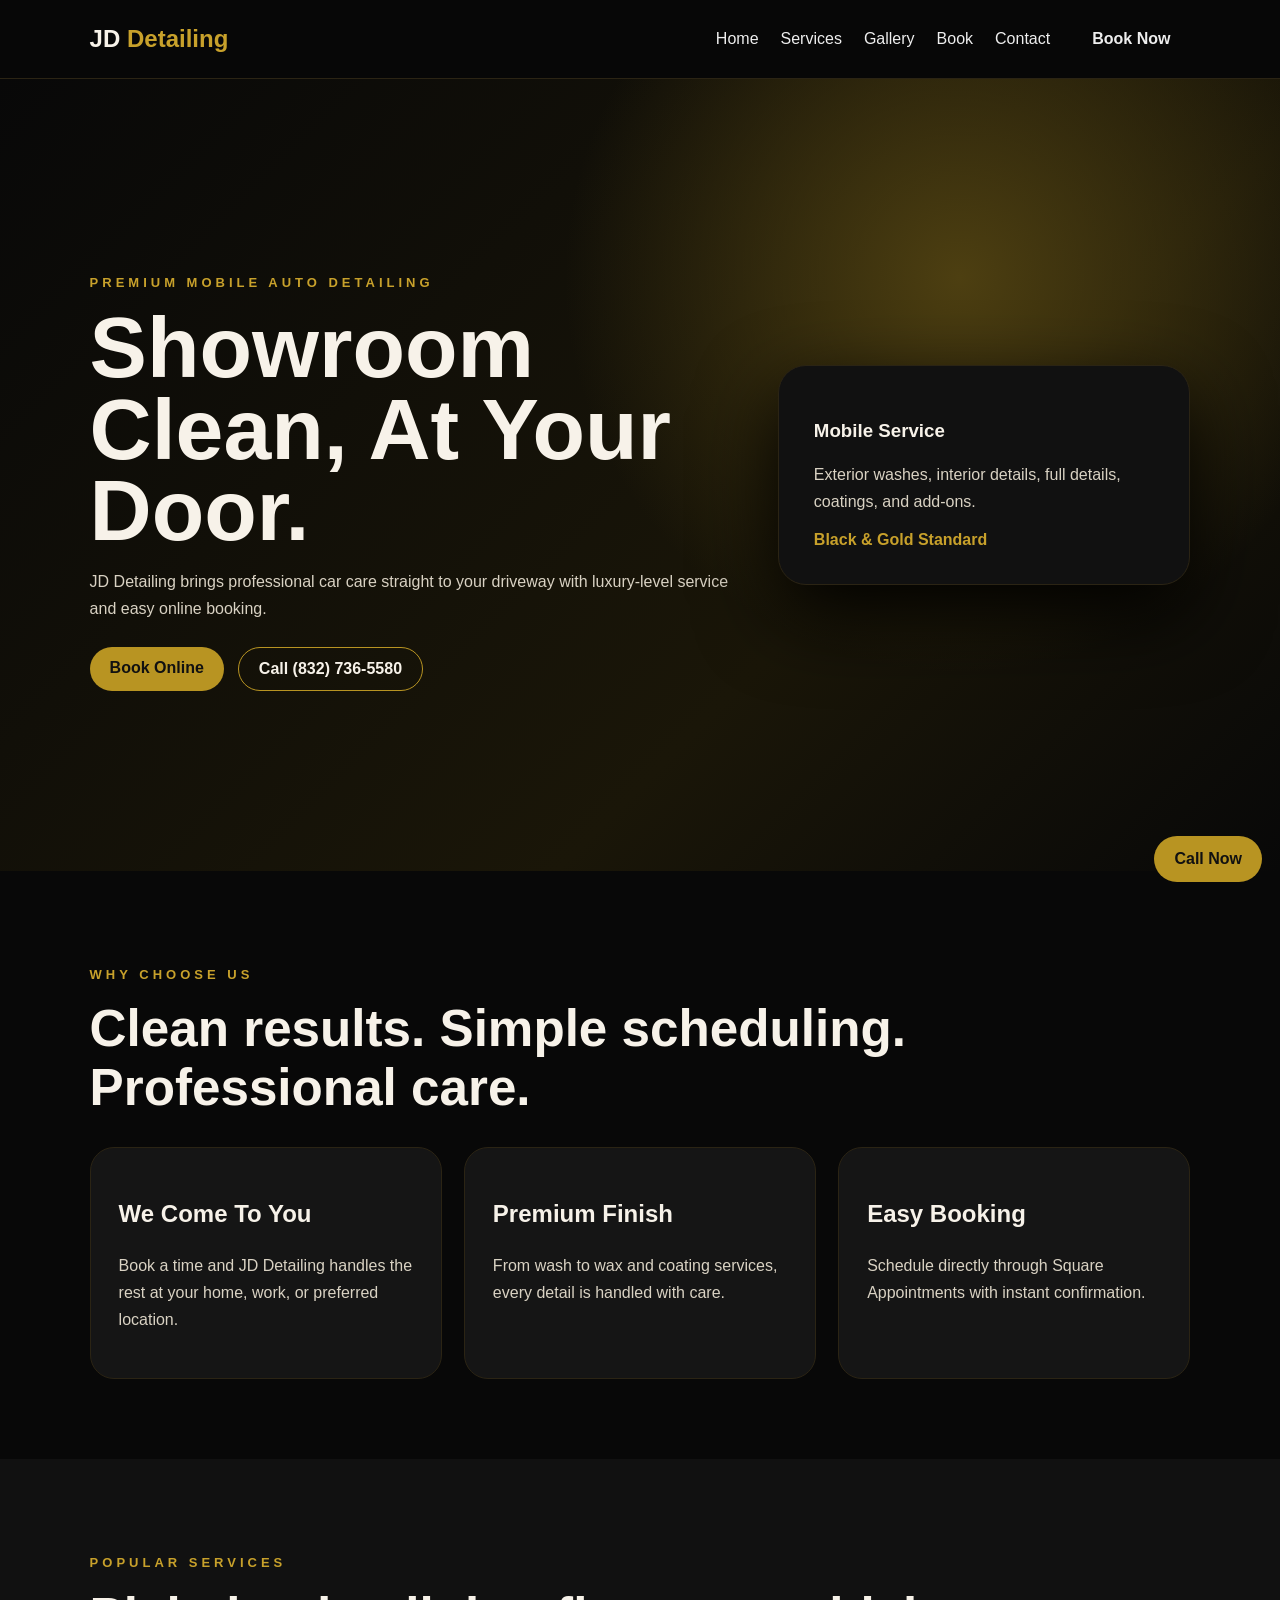
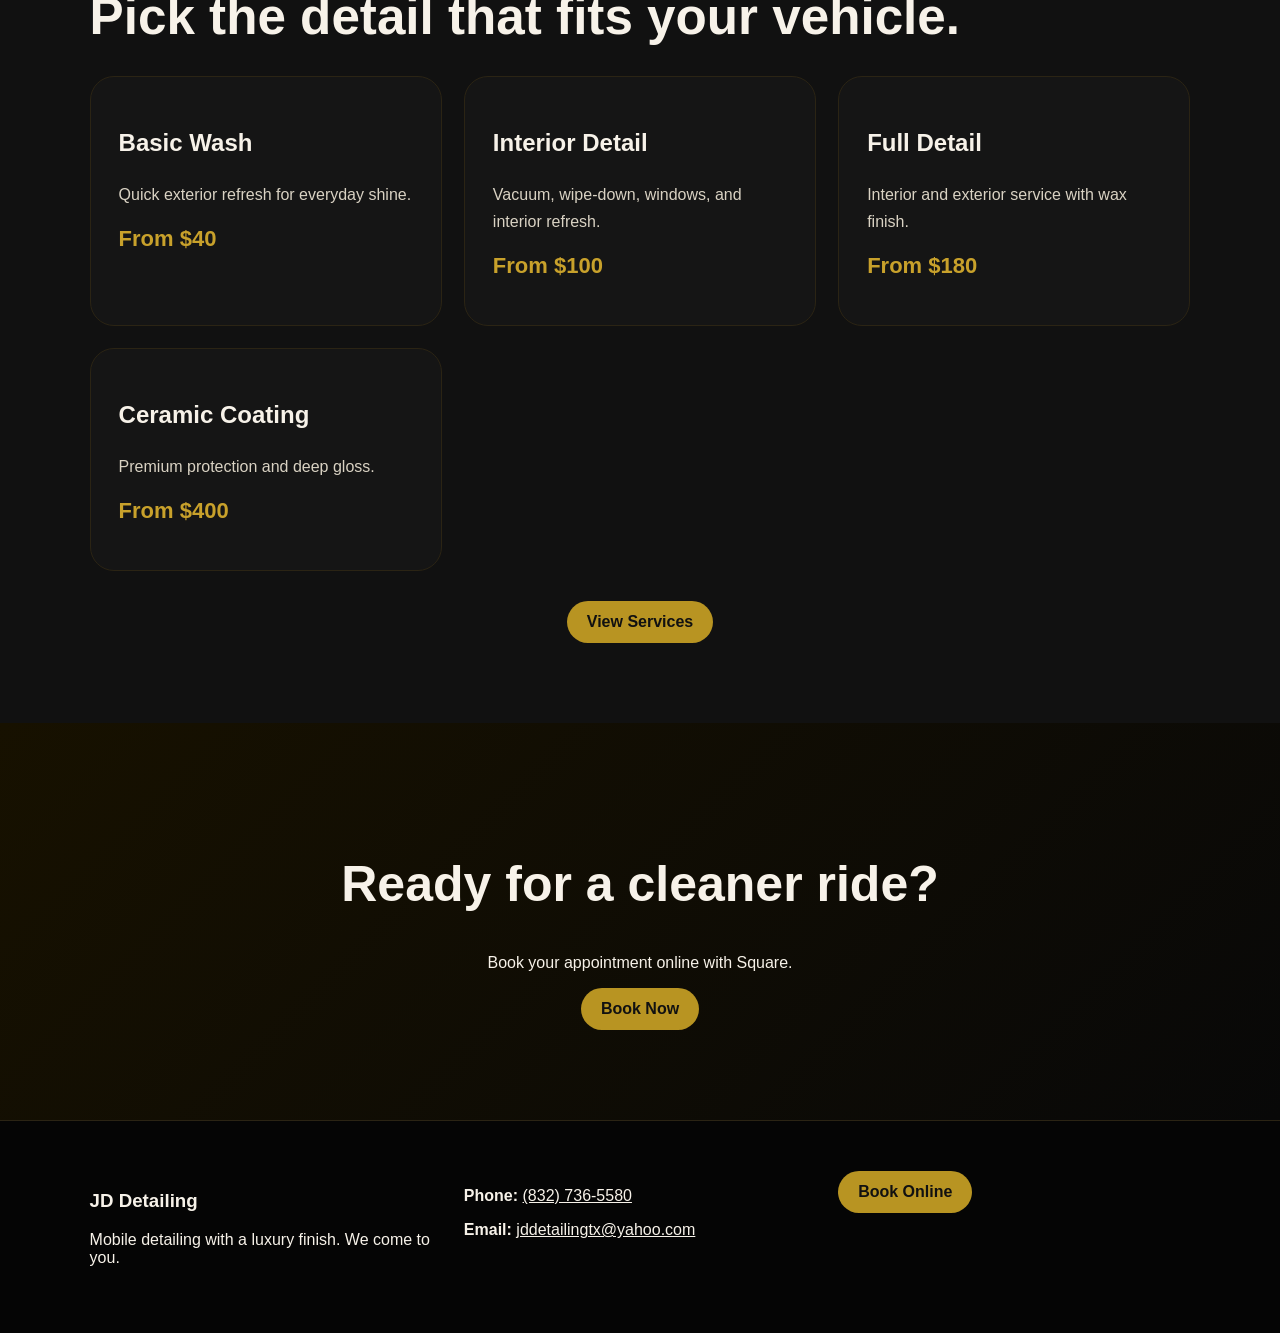
<file: index.html>
<!DOCTYPE html><html lang="en"><head><meta charset="UTF-8"><meta name="viewport" content="width=device-width, initial-scale=1.0"><title>JD Detailing | Mobile Auto Detailing</title><meta name="description" content="JD Detailing provides mobile car detailing with premium service, convenient booking, and professional care."><link rel="stylesheet" href="css/style.css"><script defer src="js/main.js"></script></head><body><header class="nav"><a class="brand" href="index.html">JD <span>Detailing</span></a><button class="menu" aria-label="Open menu">☰</button><nav><a href="index.html">Home</a><a href="services.html">Services</a><a href="gallery.html">Gallery</a><a href="booking.html">Book</a><a href="contact.html">Contact</a><a class="nav-cta" href="booking.html#square-booking">Book Now</a></nav></header><main><section class="hero"><div class="hero-copy"><p class="eyebrow">Premium Mobile Auto Detailing</p><h1>Showroom Clean, At Your Door.</h1><p>JD Detailing brings professional car care straight to your driveway with luxury-level service and easy online booking.</p><div class="actions"><a class="btn gold" href="booking.html#square-booking">Book Online</a><a class="btn outline" href="tel:18327365580">Call (832) 736-5580</a></div></div><div class="hero-card"><h3>Mobile Service</h3><p>Exterior washes, interior details, full details, coatings, and add-ons.</p><span>Black & Gold Standard</span></div></section><section class="section"><p class="eyebrow">Why choose us</p><h2>Clean results. Simple scheduling. Professional care.</h2><div class="grid three"><article><h3>We Come To You</h3><p>Book a time and JD Detailing handles the rest at your home, work, or preferred location.</p></article><article><h3>Premium Finish</h3><p>From wash to wax and coating services, every detail is handled with care.</p></article><article><h3>Easy Booking</h3><p>Schedule directly through Square Appointments with instant confirmation.</p></article></div></section><section class="section dark"><p class="eyebrow">Popular services</p><h2>Pick the detail that fits your vehicle.</h2><div class="grid cards"><article><h3>Basic Wash</h3><p>Quick exterior refresh for everyday shine.</p><strong>From $40</strong></article><article><h3>Interior Detail</h3><p>Vacuum, wipe-down, windows, and interior refresh.</p><strong>From $100</strong></article><article><h3>Full Detail</h3><p>Interior and exterior service with wax finish.</p><strong>From $180</strong></article><article><h3>Ceramic Coating</h3><p>Premium protection and deep gloss.</p><strong>From $400</strong></article></div><a class="btn gold center" href="services.html">View Services</a></section><section class="cta"><h2>Ready for a cleaner ride?</h2><p>Book your appointment online with Square.</p><a class="btn gold" href="booking.html#square-booking">Book Now</a></section></main><a class="float-call" href="tel:18327365580">Call Now</a><footer><div><h3>JD Detailing</h3><p>Mobile detailing with a luxury finish. We come to you.</p></div><div><p><strong>Phone:</strong> <a href="tel:18327365580">(832) 736-5580</a></p><p><strong>Email:</strong> <a href="mailto:jddetailingtx@yahoo.com">jddetailingtx@yahoo.com</a></p></div><div><a href="booking.html#square-booking" class="btn gold">Book Online</a></div></footer></body></html>
</file>
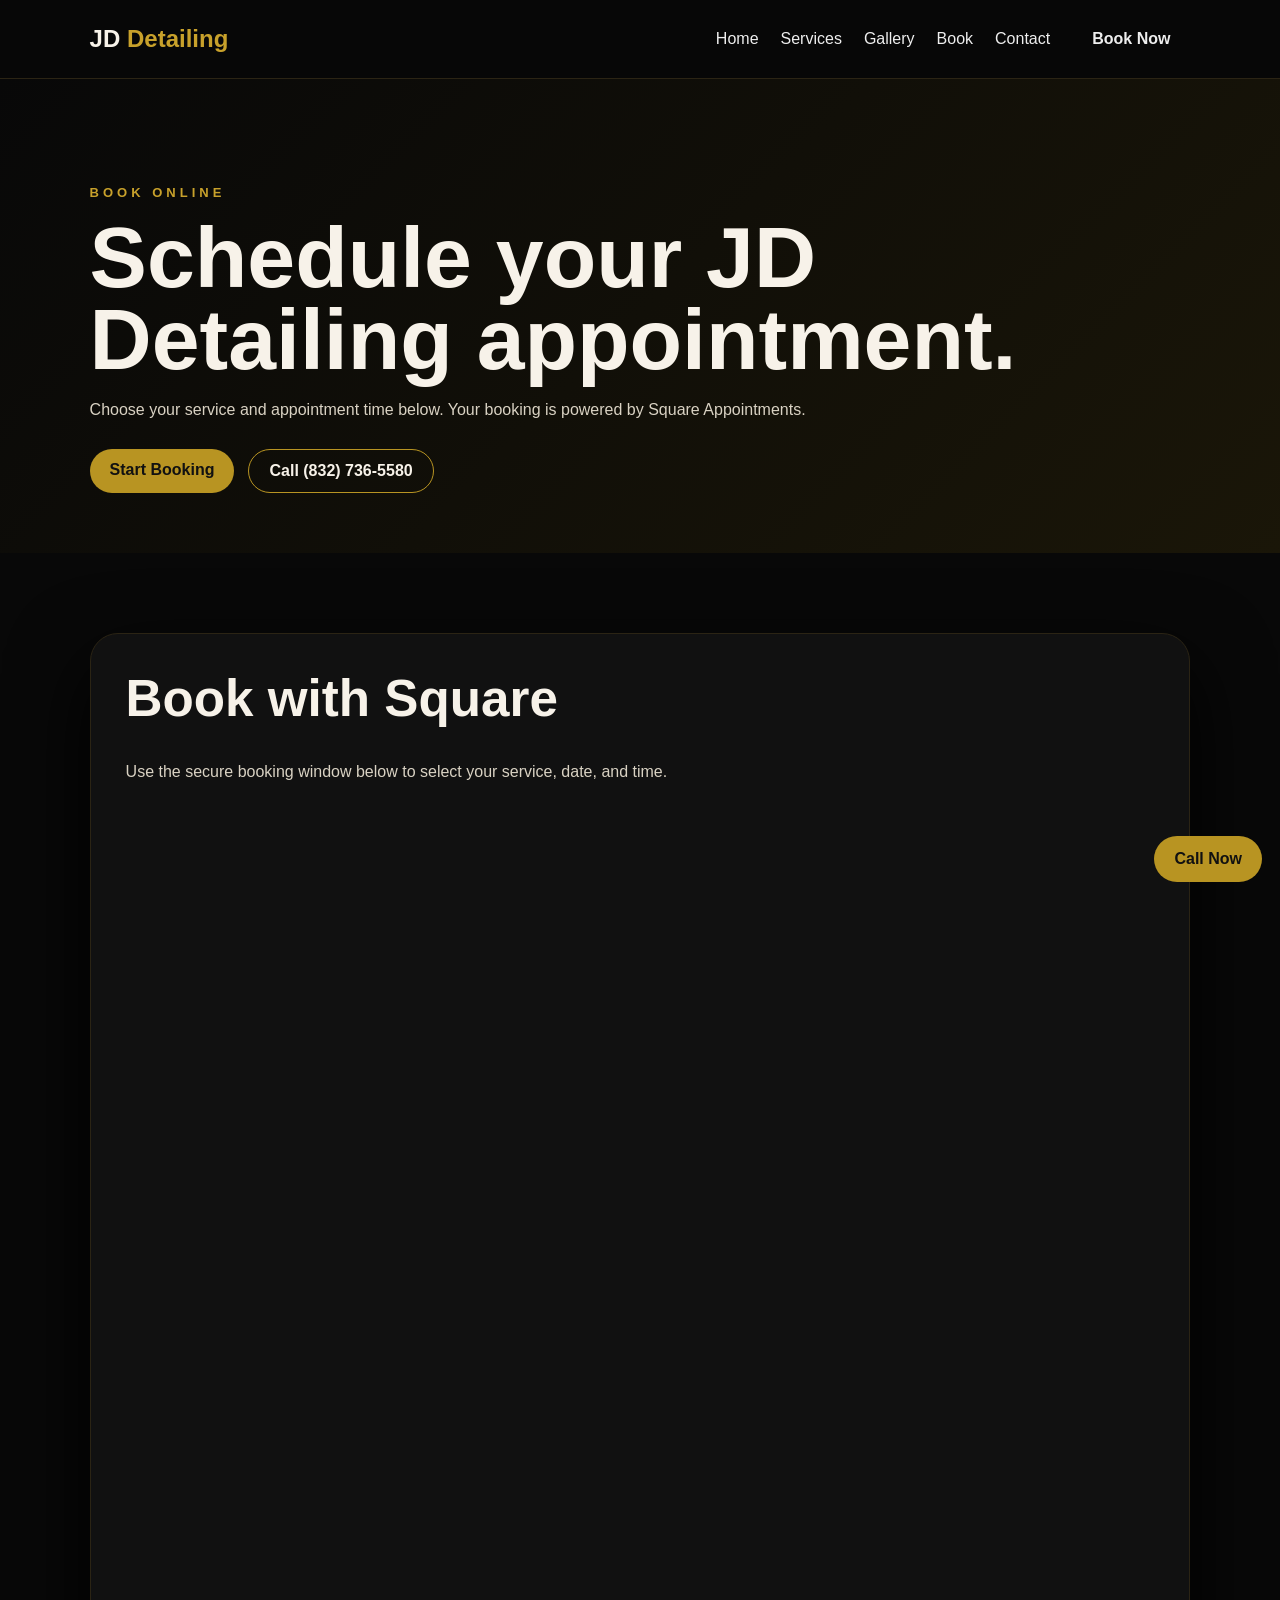
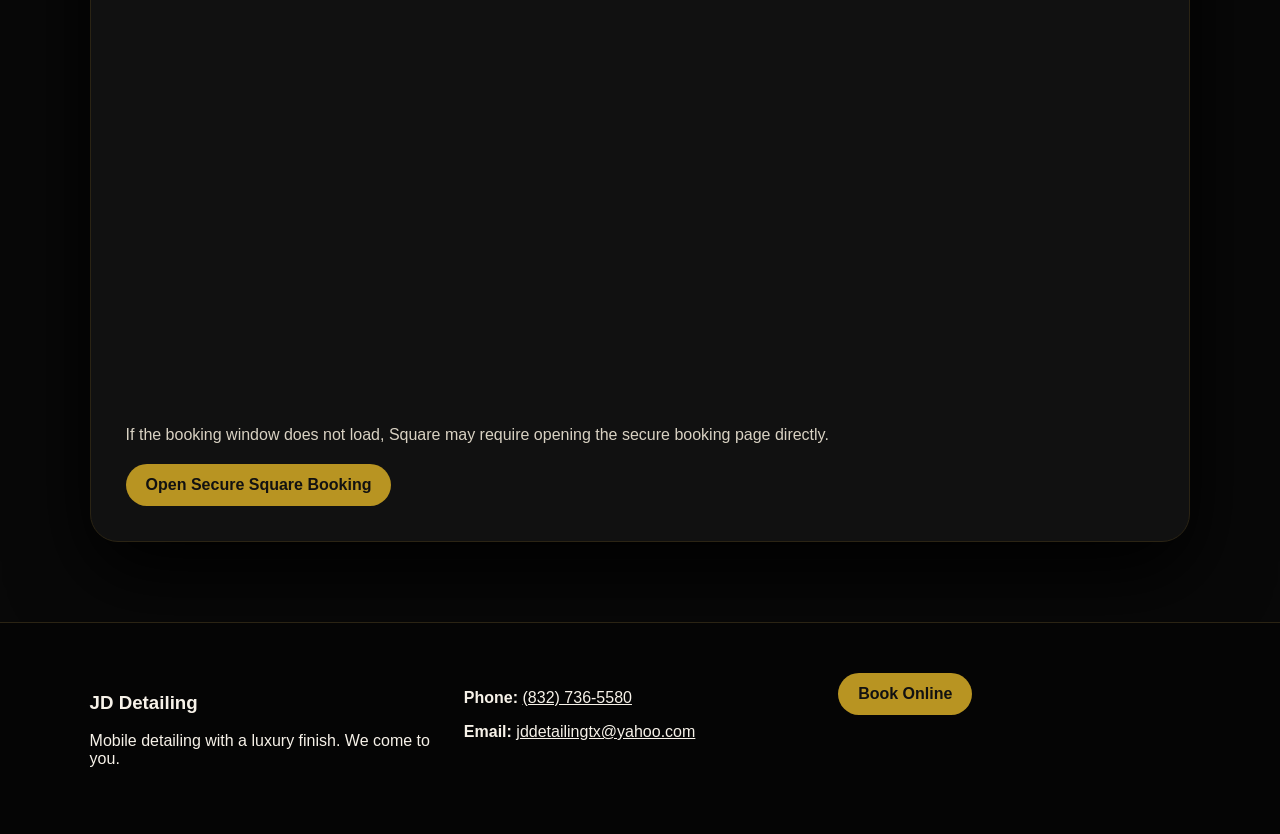
<file: booking.html>
<!DOCTYPE html>
<html lang="en">
<head>
  <meta charset="UTF-8">
  <meta name="viewport" content="width=device-width, initial-scale=1.0">
  <title>Book Online | JD Detailing</title>
  <meta name="description" content="Book JD Detailing online with Square Appointments without leaving jddetailing.biz.">
  <link rel="stylesheet" href="css/style.css">
  <script defer src="js/main.js"></script>
</head>
<body>
<header class="nav">
  <a class="brand" href="index.html">JD <span>Detailing</span></a>
  <button class="menu" aria-label="Open menu">☰</button>
  <nav>
    <a href="index.html">Home</a>
    <a href="services.html">Services</a>
    <a href="gallery.html">Gallery</a>
    <a href="booking.html">Book</a>
    <a href="contact.html">Contact</a>
    <a class="nav-cta" href="booking.html#square-booking">Book Now</a>
  </nav>
</header>

<main>
  <section class="page-hero">
    <p class="eyebrow">Book Online</p>
    <h1>Schedule your JD Detailing appointment.</h1>
    <p>Choose your service and appointment time below. Your booking is powered by Square Appointments.</p>
    <div class="actions">
      <a class="btn gold" href="#square-booking">Start Booking</a>
      <a class="btn outline" href="tel:18327365580">Call (832) 736-5580</a>
    </div>
  </section>

  <section class="section" id="square-booking">
    <div class="booking-box embedded-booking">
      <h2>Book with Square</h2>
      <p>Use the secure booking window below to select your service, date, and time.</p>
      <div class="square-frame-wrap">
        <iframe
          class="square-frame"
          src="https://app.squareup.com/appointments/book/g1cyfay6eoi286/L6CY3M89W4GS8/start"
          title="JD Detailing Square Appointments Booking"
          loading="lazy"
          referrerpolicy="no-referrer-when-downgrade"
          style="width:100%; height:1200px; border:none;">
        </iframe>
      </div>
      <p class="small-note">If the booking window does not load, Square may require opening the secure booking page directly.</p>
      <a class="btn gold" target="_blank" rel="noopener" href="https://app.squareup.com/appointments/book/g1cyfay6eoi286/L6CY3M89W4GS8/start">Open Secure Square Booking</a>
    </div>
  </section>
</main>

<a class="float-call" href="tel:18327365580">Call Now</a>
<footer>
  <div><h3>JD Detailing</h3><p>Mobile detailing with a luxury finish. We come to you.</p></div>
  <div><p><strong>Phone:</strong> <a href="tel:18327365580">(832) 736-5580</a></p><p><strong>Email:</strong> <a href="mailto:jddetailingtx@yahoo.com">jddetailingtx@yahoo.com</a></p></div>
  <div><a href="booking.html#square-booking" class="btn gold">Book Online</a></div>
</footer>
</body>
</html>
</file>
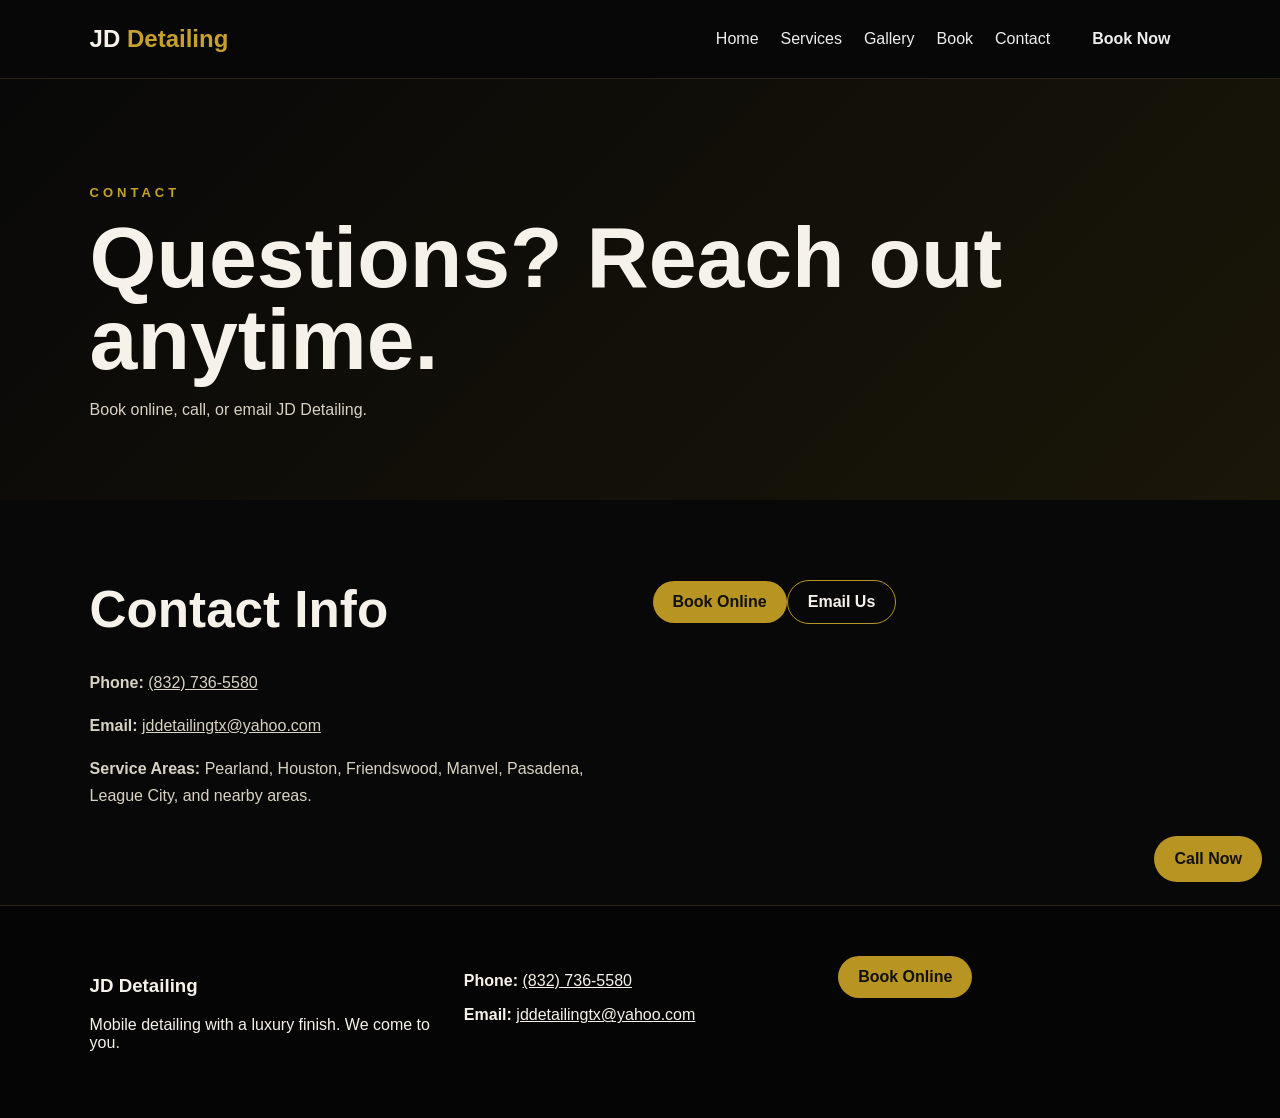
<file: contact.html>
<!DOCTYPE html><html lang="en"><head><meta charset="UTF-8"><meta name="viewport" content="width=device-width, initial-scale=1.0"><title>Contact | JD Detailing</title><meta name="description" content="JD Detailing provides mobile car detailing with premium service, convenient booking, and professional care."><link rel="stylesheet" href="css/style.css"><script defer src="js/main.js"></script></head><body><header class="nav"><a class="brand" href="index.html">JD <span>Detailing</span></a><button class="menu" aria-label="Open menu">☰</button><nav><a href="index.html">Home</a><a href="services.html">Services</a><a href="gallery.html">Gallery</a><a href="booking.html">Book</a><a href="contact.html">Contact</a><a class="nav-cta" href="booking.html#square-booking">Book Now</a></nav></header><main><section class="page-hero"><p class="eyebrow">Contact</p><h1>Questions? Reach out anytime.</h1><p>Book online, call, or email JD Detailing.</p></section><section class="section contact"><div><h2>Contact Info</h2><p><strong>Phone:</strong> <a href="tel:18327365580">(832) 736-5580</a></p><p><strong>Email:</strong> <a href="mailto:jddetailingtx@yahoo.com">jddetailingtx@yahoo.com</a></p><p><strong>Service Areas:</strong> Pearland, Houston, Friendswood, Manvel, Pasadena, League City, and nearby areas.</p></div><div><a class="btn gold" href="booking.html#square-booking">Book Online</a><a class="btn outline" href="mailto:jddetailingtx@yahoo.com">Email Us</a></div></section></main><a class="float-call" href="tel:18327365580">Call Now</a><footer><div><h3>JD Detailing</h3><p>Mobile detailing with a luxury finish. We come to you.</p></div><div><p><strong>Phone:</strong> <a href="tel:18327365580">(832) 736-5580</a></p><p><strong>Email:</strong> <a href="mailto:jddetailingtx@yahoo.com">jddetailingtx@yahoo.com</a></p></div><div><a href="booking.html#square-booking" class="btn gold">Book Online</a></div></footer></body></html>
</file>
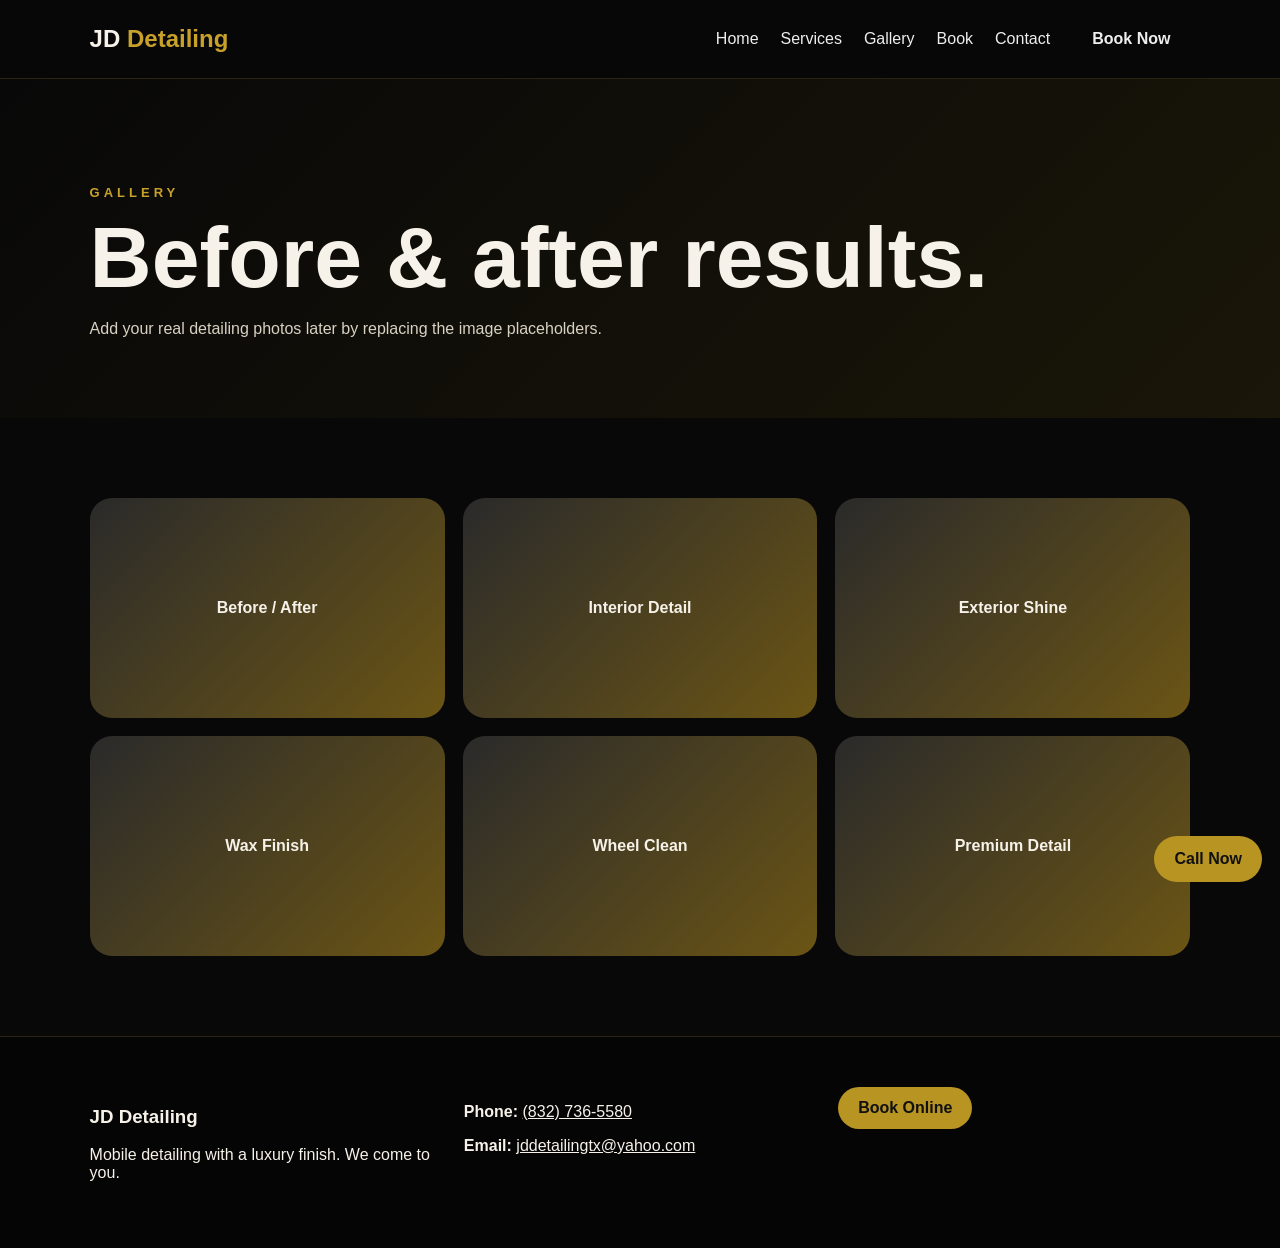
<file: gallery.html>
<!DOCTYPE html><html lang="en"><head><meta charset="UTF-8"><meta name="viewport" content="width=device-width, initial-scale=1.0"><title>Gallery | JD Detailing</title><meta name="description" content="JD Detailing provides mobile car detailing with premium service, convenient booking, and professional care."><link rel="stylesheet" href="css/style.css"><script defer src="js/main.js"></script></head><body><header class="nav"><a class="brand" href="index.html">JD <span>Detailing</span></a><button class="menu" aria-label="Open menu">☰</button><nav><a href="index.html">Home</a><a href="services.html">Services</a><a href="gallery.html">Gallery</a><a href="booking.html">Book</a><a href="contact.html">Contact</a><a class="nav-cta" href="booking.html#square-booking">Book Now</a></nav></header><main><section class="page-hero"><p class="eyebrow">Gallery</p><h1>Before & after results.</h1><p>Add your real detailing photos later by replacing the image placeholders.</p></section><section class="section"><div class="gallery"><div>Before / After</div><div>Interior Detail</div><div>Exterior Shine</div><div>Wax Finish</div><div>Wheel Clean</div><div>Premium Detail</div></div></section></main><a class="float-call" href="tel:18327365580">Call Now</a><footer><div><h3>JD Detailing</h3><p>Mobile detailing with a luxury finish. We come to you.</p></div><div><p><strong>Phone:</strong> <a href="tel:18327365580">(832) 736-5580</a></p><p><strong>Email:</strong> <a href="mailto:jddetailingtx@yahoo.com">jddetailingtx@yahoo.com</a></p></div><div><a href="booking.html#square-booking" class="btn gold">Book Online</a></div></footer></body></html>
</file>
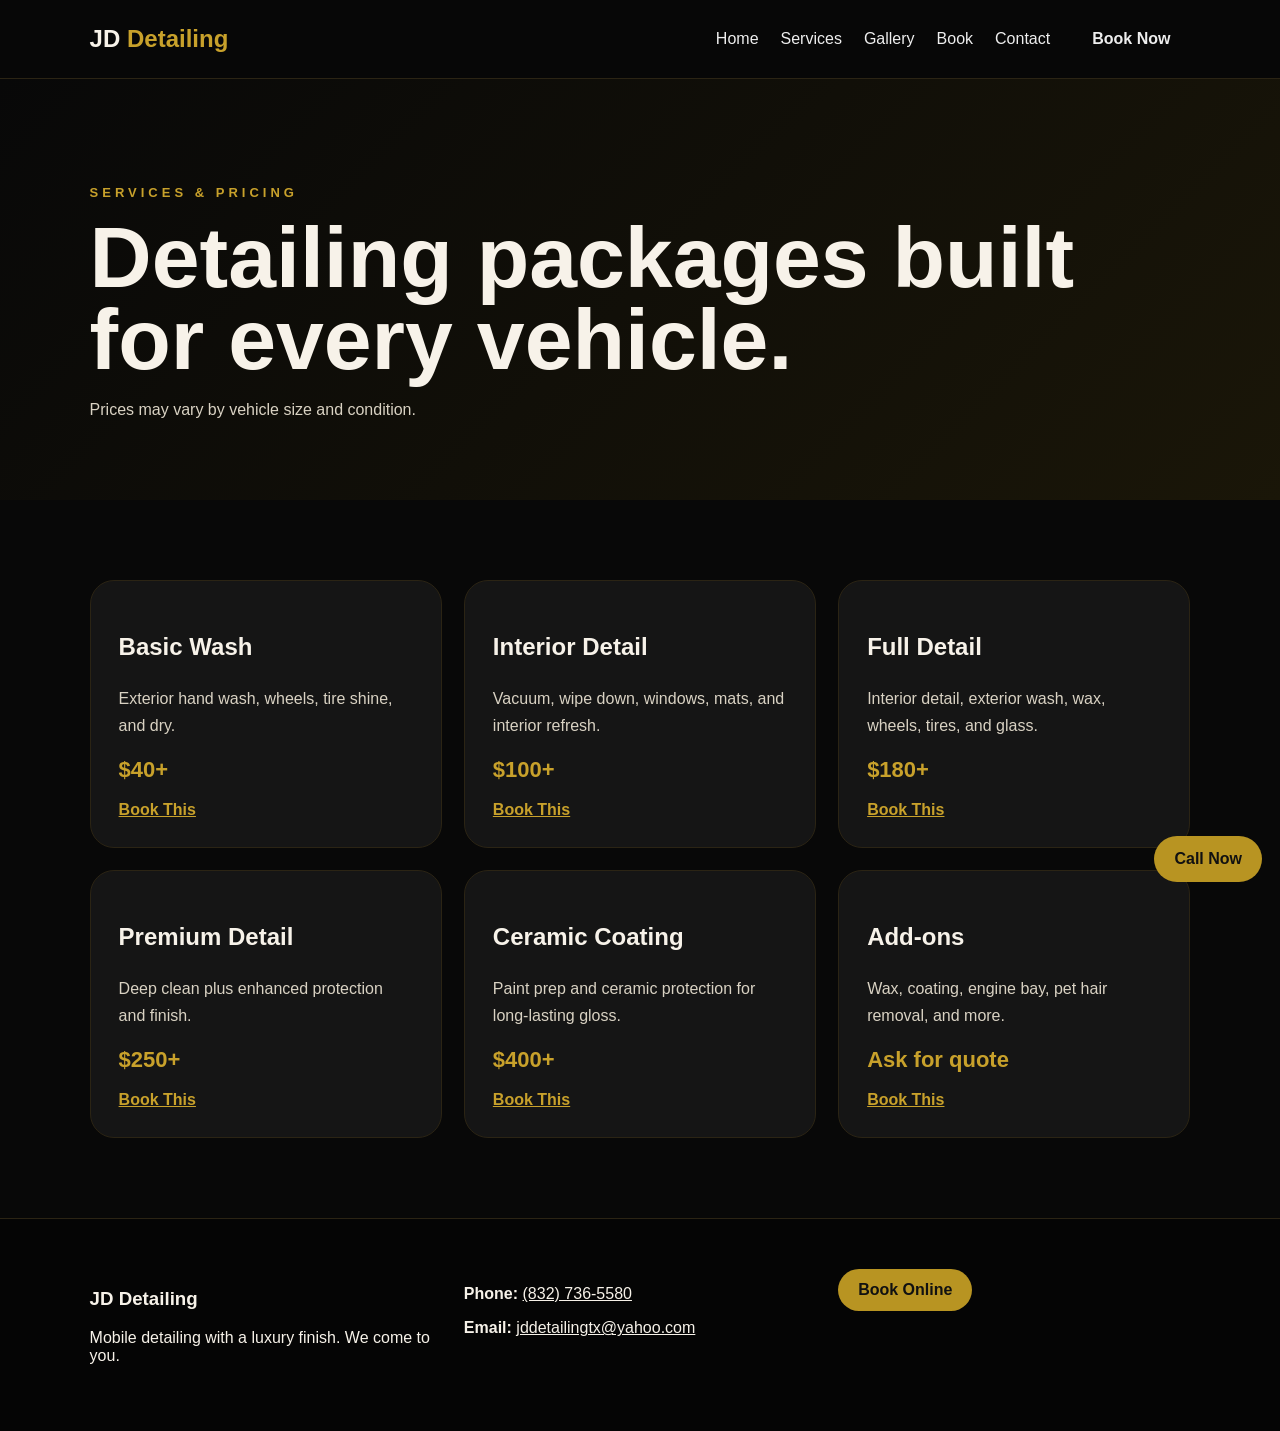
<file: services.html>
<!DOCTYPE html><html lang="en"><head><meta charset="UTF-8"><meta name="viewport" content="width=device-width, initial-scale=1.0"><title>Services | JD Detailing</title><meta name="description" content="JD Detailing provides mobile car detailing with premium service, convenient booking, and professional care."><link rel="stylesheet" href="css/style.css"><script defer src="js/main.js"></script></head><body><header class="nav"><a class="brand" href="index.html">JD <span>Detailing</span></a><button class="menu" aria-label="Open menu">☰</button><nav><a href="index.html">Home</a><a href="services.html">Services</a><a href="gallery.html">Gallery</a><a href="booking.html">Book</a><a href="contact.html">Contact</a><a class="nav-cta" href="booking.html#square-booking">Book Now</a></nav></header><main><section class="page-hero"><p class="eyebrow">Services & Pricing</p><h1>Detailing packages built for every vehicle.</h1><p>Prices may vary by vehicle size and condition.</p></section><section class="section"><div class="grid cards"><article><h3>Basic Wash</h3><p>Exterior hand wash, wheels, tire shine, and dry.</p><strong>$40+</strong><a href="booking.html#square-booking">Book This</a></article><article><h3>Interior Detail</h3><p>Vacuum, wipe down, windows, mats, and interior refresh.</p><strong>$100+</strong><a href="booking.html#square-booking">Book This</a></article><article><h3>Full Detail</h3><p>Interior detail, exterior wash, wax, wheels, tires, and glass.</p><strong>$180+</strong><a href="booking.html#square-booking">Book This</a></article><article><h3>Premium Detail</h3><p>Deep clean plus enhanced protection and finish.</p><strong>$250+</strong><a href="booking.html#square-booking">Book This</a></article><article><h3>Ceramic Coating</h3><p>Paint prep and ceramic protection for long-lasting gloss.</p><strong>$400+</strong><a href="booking.html#square-booking">Book This</a></article><article><h3>Add-ons</h3><p>Wax, coating, engine bay, pet hair removal, and more.</p><strong>Ask for quote</strong><a href="booking.html#square-booking">Book This</a></article></div></section></main><a class="float-call" href="tel:18327365580">Call Now</a><footer><div><h3>JD Detailing</h3><p>Mobile detailing with a luxury finish. We come to you.</p></div><div><p><strong>Phone:</strong> <a href="tel:18327365580">(832) 736-5580</a></p><p><strong>Email:</strong> <a href="mailto:jddetailingtx@yahoo.com">jddetailingtx@yahoo.com</a></p></div><div><a href="booking.html#square-booking" class="btn gold">Book Online</a></div></footer></body></html>
</file>
<file: css/style.css>
*{box-sizing:border-box}body{margin:0;background:#080808;color:#f7f2e9;font-family:Arial,Helvetica,sans-serif}a{color:inherit} .nav{position:sticky;top:0;z-index:5;background:rgba(8,8,8,.92);backdrop-filter:blur(12px);display:flex;justify-content:space-between;align-items:center;padding:18px 7%;border-bottom:1px solid #2b2414}.brand{font-weight:900;text-decoration:none;font-size:24px}.brand span{color:#c8a12b}.nav nav{display:flex;gap:22px;align-items:center}.nav nav a{text-decoration:none;color:#eee}.nav-cta,.btn{border-radius:999px;padding:12px 20px;text-decoration:none;font-weight:800;display:inline-block}.gold{background:#b89422;color:#111}.outline{border:1px solid #b89422;color:#f7f2e9}.menu{display:none;background:none;color:#fff;border:0;font-size:26px}.hero{min-height:88vh;display:grid;grid-template-columns:1.1fr .7fr;gap:40px;align-items:center;padding:8% 7%;background:radial-gradient(circle at 75% 25%,#4d3f11,transparent 35%),linear-gradient(135deg,#080808,#1a1608 65%,#080808)}.hero h1,.page-hero h1{font-size:clamp(42px,7vw,86px);line-height:.95;margin:10px 0}.hero p,.page-hero p,.section p{color:#d9d2c3;line-height:1.7}.eyebrow{letter-spacing:4px;text-transform:uppercase;color:#c8a12b!important;font-size:13px;font-weight:800}.actions{display:flex;gap:14px;flex-wrap:wrap;margin-top:25px}.hero-card,.booking-box{background:#111;border:1px solid #2b2414;border-radius:28px;padding:35px;box-shadow:0 30px 80px #000}.hero-card span{color:#c8a12b;font-weight:900}.section{padding:80px 7%}.section h2{font-size:clamp(30px,4vw,54px);margin:0 0 30px}.dark{background:#111}.grid{display:grid;gap:22px}.three{grid-template-columns:repeat(3,1fr)}.cards{grid-template-columns:repeat(3,1fr)}article{background:#151515;border:1px solid #2b2414;border-radius:24px;padding:28px}article h3{font-size:24px}article strong{display:block;color:#c8a12b;margin:18px 0;font-size:22px}article a{color:#c8a12b;font-weight:800}.center{margin:30px auto 0;display:table}.cta{text-align:center;padding:90px 7%;background:linear-gradient(135deg,#171100,#080808)}.cta h2{font-size:50px}.page-hero{padding:90px 7% 60px;background:linear-gradient(135deg,#080808,#1a1608)}.gallery{display:grid;grid-template-columns:repeat(3,1fr);gap:18px}.gallery div{height:220px;border-radius:22px;background:linear-gradient(135deg,#2a2a2a,#6b5515);display:grid;place-items:center;font-weight:900}.contact{display:grid;grid-template-columns:1fr 1fr;gap:25px}.float-call{position:fixed;right:18px;bottom:18px;background:#b89422;color:#111;padding:14px 20px;border-radius:999px;font-weight:900;text-decoration:none;z-index:10}footer{display:grid;grid-template-columns:1fr 1fr 1fr;gap:22px;padding:50px 7%;background:#050505;border-top:1px solid #2b2414}@media(max-width:850px){.menu{display:block}.nav nav{display:none;position:absolute;left:0;right:0;top:64px;background:#080808;padding:20px 7%;flex-direction:column;align-items:flex-start}.nav nav.open{display:flex}.hero,.three,.cards,.gallery,.contact,footer{grid-template-columns:1fr}.hero{padding-top:110px}.cta h2{font-size:36px}}
</file>
